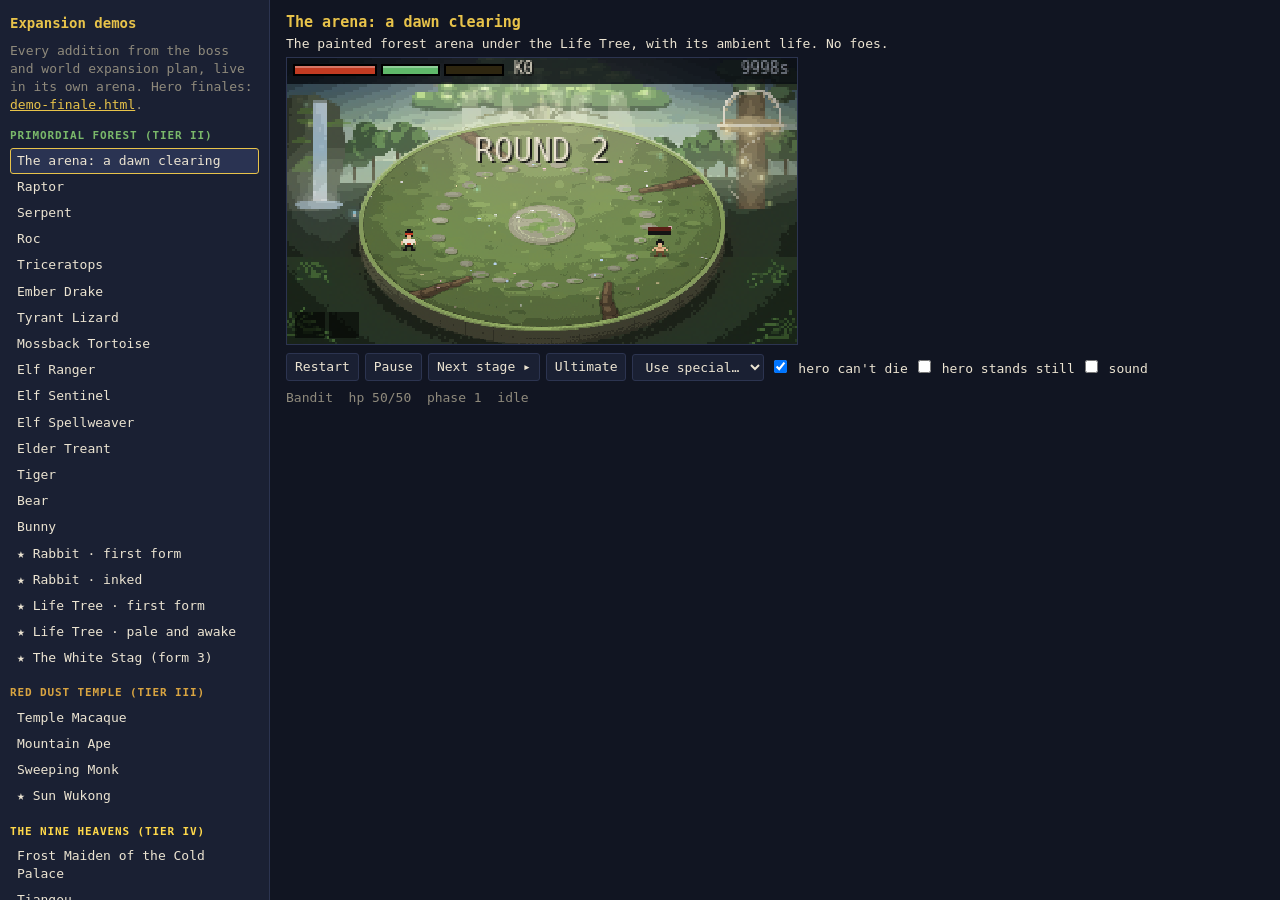
<file: demo-expansion.html>
<!doctype html>
<html lang="en">
<head>
<meta charset="utf-8">
<meta name="viewport" content="width=device-width, initial-scale=1">
<title>Expansion Demos</title>
<style>
  :root { --bg:#111522; --panel:#1a2033; --ink:#ece4d2; --dim:#8f8a7c; --gold:#e8c34a; --line:#2c3450; }
  * { box-sizing: border-box; }
  body { background: var(--bg); color: var(--ink); font: 13px/1.4 monospace; margin: 0; display: flex; height: 100vh; }
  nav { width: 270px; overflow-y: auto; background: var(--panel); border-right: 1px solid var(--line); padding: 10px; flex: none; }
  nav h1 { font-size: 14px; color: var(--gold); margin: 4px 0 8px; }
  nav h2 { font-size: 11px; text-transform: uppercase; letter-spacing: .08em; margin: 14px 0 4px; }
  nav button { display: block; width: 100%; text-align: left; background: none; border: 1px solid transparent; color: var(--ink); font: inherit; padding: 3px 6px; cursor: pointer; border-radius: 3px; }
  nav button:hover { border-color: var(--line); }
  nav button.on { background: #2a3352; border-color: var(--gold); }
  nav a { color: var(--gold); }
  main { flex: 1; padding: 12px 16px; overflow-y: auto; min-width: 0; }
  #view { width: 1024px; height: 576px; image-rendering: pixelated; border: 1px solid var(--line); display: block; background: #000; }
  .bar { display: flex; flex-wrap: wrap; gap: 6px; align-items: center; margin: 8px 0; }
  .bar button, .bar select { font: inherit; background: var(--panel); color: var(--ink); border: 1px solid var(--line); padding: 4px 8px; border-radius: 3px; cursor: pointer; }
  .bar button:hover { border-color: var(--gold); }
  #title { color: var(--gold); font-size: 15px; margin: 0 0 2px; }
  #desc { color: var(--ink); margin: 0 0 4px; max-width: 1024px; }
  #lore { color: var(--dim); font-style: italic; margin: 0; max-width: 1024px; }
  #info { color: var(--dim); white-space: pre-wrap; max-width: 1024px; }
  @media (max-width: 1340px) { #view { width: 512px; height: 288px; } }
  @media (max-width: 760px) { body { flex-direction: column; height: auto; } nav { width: auto; max-height: 40vh; } }
</style>
</head>
<body>
<nav id="list"><h1>Expansion demos</h1><p style="color:var(--dim);margin:0">Every addition from the boss and world expansion plan, live in its own arena. Hero finales: <a href="demo-finale.html">demo-finale.html</a>.</p></nav>
<main>
  <h2 id="title">Pick a demo</h2>
  <p id="desc"></p>
  <canvas id="view" width="256" height="144"></canvas>
  <div class="bar">
    <button id="restart">Restart</button>
    <button id="pause">Pause</button>
    <button id="next" title="Push the demoBoss to its next stage, phase or life">Next stage ▸</button>
    <button id="ult">Ultimate</button>
    <select id="special"><option value="">Use special…</option></select>
    <label><input type="checkbox" id="god" checked> hero can't die</label>
    <label><input type="checkbox" id="idle"> hero stands still</label>
    <label><input type="checkbox" id="snd"> sound</label>
  </div>
  <p id="lore"></p>
  <div id="info"></div>
</main>
<script src="js/sfx.js"></script><script src="js/agent.js"></script><script src="js/sim.js"></script><script src="js/campaign.js"></script><script src="js/lore.js"></script>
<script src="js/render.js"></script><script src="js/arenas.js"></script><script src="js/swordfx.js"></script><script src="js/finale-arenas.js"></script><script src="js/celestial.js"></script><script src="js/celestial2.js"></script><script src="js/celestial3.js"></script><script src="js/latepass.js"></script>
<script>
// One live arena per expansion addition, drawn by the game's own renderer in the world it belongs to.
const $d = id => document.getElementById(id);
const demoFoe = (type, world, desc) => ({ label: ENEMY_TYPES[type] ? ENEMY_TYPES[type].name : type, world, desc, foes: [type] });
const corruptIt = (s, e) => { e.summit = true; s.p.maxHp = s.p.hp = 1e9; s.dealDamage(e, 99999, s.p, 0, 0, 0); for (let i = 0; i < 150; i++) s.step(null); e.manualDone = true; s.corruptSword(e); for (let i = 0; i < 240; i++) s.step(null); };
const GROUPS = [
  ['Primordial Forest (Tier II)', 'forest', [
    { label: 'The arena: a dawn clearing', world: 'forest', desc: 'The painted forest arena under the Life Tree, with its ambient life. No foes.', foes: [] },
    ...['raptor', 'serpent', 'roc', 'triceratops', 'drake', 'trex', 'tortoise', 'elfranger', 'elfsentinel', 'elfspellweaver', 'treant'].map(t => demoFoe(t, 'forest', 'New forest foe.')),
    ...['tiger', 'bear', 'bunny'].map(t => demoFoe(t, 'forest', 'Promoted to a full foe with its own passive and technique.')),
    { ...demoFoe('jaderabbit', 'forest', 'Boss 1. The moon over it turns every 5s: New (half damage taken), Waxing (quick), Full (Lunacy and a shockwave), Waning (lifesteal). Mortar of Ages, A Hundred Hops, the Elixir, the rabbits of the Moon.'), boss: true, label: 'Rabbit · first form' },
    { ...demoFoe('jaderabbit', 'forest', 'Ink-Stained Jade Rabbit: eight inked hops, ink blots, the Moon Bite; its ultimate is The Moon Devoured.'), boss: true, label: 'Rabbit · inked', stages: 1 },
    { ...demoFoe('lifetree', 'forest', 'Boss 2. Arrives with its elves like the Queen with her brood: heals them, shields them, holds you with roots, vines and pollen.'), boss: true, label: 'Life Tree · first form' },
    { ...demoFoe('lifetree', 'forest', 'Awake below half: taller and pale; roots in lines, Sanctuary heals every elf, The World Tree Blooms.'), boss: true, label: 'Life Tree · pale and awake', stages: 1 },
    { ...demoFoe('lifetree', 'forest', 'Struck down, the tree gives up the White Stag, the god of the elves, whole: charges, the star beam, a thicket of antlers, starlight that heals it. No summons.'), boss: true, label: 'The White Stag (form 3)', stages: 2 },
  ]],
  ['Red Dust Temple (Tier III)', 'temple', [
    ...['macaque', 'greatape', 'sweepingmonk'].map(t => demoFoe(t, 'temple', t === 'sweepingmonk' ? 'New elite.' : 'New temple foe.')),
    { ...demoFoe('wukong', 'temple', 'Sun Wukong, the Victorious Fighting Buddha: the temple\'s new second demoBoss.'), boss: true },
  ]],
  ['The Nine Heavens (Tier IV)', 'heavens', [
    ...['frostmaiden', 'tiangou', 'shadeattendant', 'qilin', 'jadetoad'].map(t => demoFoe(t, 'heavens', ['qilin', 'jadetoad'].includes(t) ? 'New elite: ice and shadow pass.' : 'New foe: ice and shadow pass.')),
    { ...demoFoe('emperor', 'heavens', 'Stage 1, human form: Dragon Majesty pressure, Mandate of Heaven decrees, the court.'), boss: true, label: 'Dragon Emperor · stage 1' },
    { ...demoFoe('emperor', 'heavens', 'Stage 2, the Celestial Dragon: tide, dragonfire, rain that soaks you and heals him.'), boss: true, label: 'Dragon Emperor · stage 2', stages: 1 },
    { ...demoFoe('emperor', 'heavens', 'Stage 3, the Golden Body true dragon: sky coils and neck, the pearl, Five Phases breath.'), boss: true, label: 'Dragon Emperor · stage 3', stages: 2 },
    { label: 'Sun & Moon Venerables', world: 'heavens', foes: ['sunvenerable', 'moonvenerable'], boss: true, desc: 'The pair: day/night dial, Mutual Shelter, rotating stances, the Two Poles Turn. Next stage pushes both into Act 2 (Five Phases wheel).' },
    { label: 'Taiji Venerable (merged)', world: 'heavens', foes: ['sunvenerable', 'moonvenerable'], boss: true, taiji: true, desc: 'The Sun falls; the Moon becomes the Taiji Venerable: its own arts (Twin Fish, the Eye of the Eclipse, the Eight Trigrams, Inversion, Push Hands, the Hollow Sun), Yin and Yang shifting every 6s, and two ultimates in turn: Birth of All Things and Eclipse of Heaven and Earth.' },
  ]],
  ['Netherworld Abyss (Tier III)', 'abyss', [
    { ...demoFoe('ancestor', 'abyss', 'Phase 1, Keeper of the Yellow Springs: Broth of Forgetting, sealing, ferries that drag you.'), boss: true, label: 'Yellow Spring Ancestor · phase 1', talents: true },
    { ...demoFoe('ancestor', 'abyss', 'Phase 2, Nine Springs Domain: reforming from springs, Samsara, fishing, Forgotten Reflection.'), boss: true, label: 'Yellow Spring Ancestor · phase 2', stages: 1, talents: true },
  ]],
  ['The Last Bosses', 'bottom', [
    { label: 'The Last Keeper · the Keeper of the Jar', world: 'bottom', foes: ['timeadmin'], boss: true, setup: (s, e) => s.makeFinalKeeper(e), desc: 'A trace of the jar keeper himself, made of light. Light Through the Lid, the Long Hands, your Former Selves, Refining the Gu (one gap out), Every Life Counted. Passive: the same blow again and again does less and less. Ultimate: The Lid Is Lowered (stand in the light).' },
    { label: 'The Last Keeper · the Finished Gu', world: 'bottom', foes: ['timeadmin'], boss: true, stages: 1, setup: (s, e) => s.makeFinalKeeper(e), desc: 'At 60%: four arms, more rays, Ten Thousand Iterations (your lives crossing the stage), The Jar Turns.' },
    { label: 'The Last Keeper · What Remains of Him', world: 'bottom', foes: ['timeadmin'], boss: true, stages: 2, setup: (s, e) => s.makeFinalKeeper(e), desc: 'At 25%: a flickering trace. Ultimate: The Keeper’s Last Light.' },
    { label: 'Sword Immortal · Sword Without a Head', world: 'summit', foes: ['swordsaint'], boss: true, setup: corruptIt, desc: 'Summit only, after the Thirteenth Sword. Corrupted swords in ink, each answered by an ink afterimage; Black Sea Tide dulls blows struck from his feet.' },
    { label: 'Sword Immortal · the Fourteenth Sword', world: 'summit', foes: ['swordsaint'], boss: true, setup: (s, e) => { corruptIt(s, e); e.fourteenthQueued = true; }, desc: 'At 10%: Cut. The world becomes a page and folds flat; a pencil line follows you; one bare blade cuts the page. Step off the line.' },
  ]],
  ['Late-game pass (step 9)', 'bottom', [
    { label: 'Time Administrator · the Present', world: 'bottom', foes: ['timeadmin'], boss: true, desc: '500 health. A clock under him. New: Hour Hand (the hands sweep the stage), Past/Present/Future (where you were, are, will be), Borrowed Time (your skills back to full cooldown).' },
    { label: 'Time Administrator · You, From the Future', world: 'bottom', foes: ['timeadmin'], boss: true, stages: 1, desc: 'Heals 35% on arrival; the clock runs fast; the minute hand joins the hour hand.' },
    { label: 'Time Administrator · You, From the Past', world: 'bottom', foes: ['timeadmin'], boss: true, stages: 2, desc: 'Returns at 70%; the clock runs backwards; Past/Present/Future in his kit.' },
    { label: 'Yun Xi · the Last Bet', world: 'bottom', foes: ['unknown'], boss: true, setup: (s, e) => { s.p.maxHp = s.p.hp = 1e6; e.hp = 0; s.resolveFalls(); }, desc: '1,000 health, damage no longer held back. At 0 she heals 25% and stakes it all on a die: five telegraphed rolls (Ace, Pair, Trips, Four Corners, Five-Spot, Jackpot), then spent, then again.' },
  ]],
  ['Thousand Skins (step 10)', 'isles', [
    { label: 'Thousand Skins · Four Symbols, Five Phases', world: 'isles', foes: ['oni'], next: s => { s.p.beastT = 0.01; s.p.beastCd = 0; }, setup: (s, e) => { s.applyTalents(s.p, ['shapeshift'], 'unformed'); Object.assign(s.p, { skinPicks: FOUR_SYMBOLS.slice(), fourSymbols: true, symSeen: [], beastCd: 0.1 }); s.p.maxHp = s.p.hp = 1e6; }, desc: 'The secret set: Azure Dragon, Vermilion Bird, Qilin, White Tiger, Black Tortoise in generating order. Each change breathes its element; the other four stand guard; all five completes the Five Phases. Next stage: change skin.' },
    { label: 'Thousand Skins · any five', world: 'isles', foes: ['oni'], next: s => { s.p.beastT = 0.01; s.p.beastCd = 0; }, setup: (s, e) => { s.applyTalents(s.p, ['shapeshift'], 'unformed'); Object.assign(s.p, { skinPicks: ['oni', 'tiger', 'phoenix', 'bandit', 'qilin'], fourSymbols: false, beastCd: 0.1 }); s.p.maxHp = s.p.hp = 1e6; }, desc: 'Five felled foes chosen: each skin wears the foe, takes a role bonus, and throws its arts on its own. Next stage: change skin.' },
  ]],
  ['Eastern Isles (Tier IV)', 'isles', [
    { ...demoFoe('tamamo', 'isles', 'Life 1 of nine. Next stage takes a life: each brings a tail and a new art.'), boss: true, label: 'Nine-Tailed Fox · first life' },
    { ...demoFoe('tamamo', 'isles', 'Life 4: the Dance of a Hundred Foxes is now possible.'), boss: true, label: 'Nine-Tailed Fox · fourth life', lives: 3 },
    { ...demoFoe('tamamo', 'isles', 'Life 9, the Heavenly Fox: Ninefold Sovereignty, Killing Stones that petrify, Nine Tails Eclipse the Moon.'), boss: true, label: 'Nine-Tailed Fox · ninth life', lives: 8 },
  ]],
];

const demoList = $d('list'), view = $d('view'), renderer = new Renderer(view);
let demoCur = null, demoSim = null, demoPaused = false, demoTick = 0, demoLast = 0, demoBoss = null;
for (const [name, world, items] of GROUPS) {
  const h = document.createElement('h2'); h.textContent = name; h.style.color = (WORLD_BY_ID[world] || {}).color || '#ccc'; demoList.append(h);
  for (const d of items) {
    const b = document.createElement('button'); b.textContent = (d.boss ? '★ ' : '') + d.label;
    b.onclick = () => { for (const x of demoList.querySelectorAll('button')) x.classList.remove('on'); b.classList.add('on'); start(d); };
    demoList.append(b);
  }
}

function nextStage(e) {
  if (demoCur && demoCur.next) return demoCur.next(demoSim, e);
  if (!e || e.dead) return;
  e.invulnT = 0; e.state = 'idle'; e.ult = null;
  if (e.def.foxLives) { if ((e.tails || 1) < e.def.foxLives) demoSim.foxRise(e); return; }
  demoSim.dealDamage(e, 99999, demoSim.p, 0, 0, 0);
}
function runFor(sec) { for (let i = 0; i < sec * 60; i++) { demoSim.p.hp = demoSim.p.maxHp; demoSim.step(null); } }

function start(d) {
  demoCur = d; demoTick = 0;
  demoSim = new Sim('custom', 7, { visual: true, timeLimit: 9999, roster: ['bandit'], atOnce: 1 });
  demoSim.enemies.length = 0;
  const spawned = d.foes.map((t, i) => { const [x, y] = d.at || [40 + i * 20, (i ? 20 : -10)]; const e = demoSim.spawnEnemy(t, x, y); e.state = 'idle'; e.st = 0; return e; });
  if (d.setup) d.setup(demoSim, spawned[0]);
  if (d.talents) demoSim.applyTalents(demoSim.p, ['ripple', 'vampfist', 'dragonbreath'], 'unformed');
  demoSim.p.x = -70; demoSim.p.y = 20; demoSim.waveIdx = 1; demoSim.step(null);
  demoBoss = spawned[0] || null;
  for (let k = 0; k < (d.stages || 0); k++) { nextStage(demoBoss); runFor(4); }
  for (let k = 0; k < (d.lives || 0); k++) { nextStage(demoBoss); demoBoss.invulnT = 0; demoBoss.state = 'idle'; }
  if (d.taiji) { spawned[1].hp = spawned[1].maxHp * 0.2; spawned[0].hp = 0; demoSim.resolveFalls(); demoBoss = spawned[1]; }
  renderer.reset && renderer.reset();
  demoSim.fx = [];
  $d('title').textContent = d.label; $d('desc').textContent = d.desc || '';
  $d('lore').textContent = (d.foes[0] && CODEX_LORE[d.foes[0]]) || '';
  fillSpecials();
  window.__sim = demoSim;
}
function fillSpecials() {
  const s = $d('special'); s.length = 1;
  if (demoBoss) demoBoss.specials.forEach((a, i) => s.add(new Option(a.name || a.id, i)));
}

function heroAction(s, i) {
  const e = s.nearestEnemy(s.p);
  if (!e || $d('idle').checked) return [0, 0, -1, -1, -1, -1, -1, -1, -1];
  const dx = e.x - s.p.x, dy = e.y - s.p.y, d = Math.hypot(dx, dy) || 1, near = d < 22 + (e.r || 0);
  return [dx / d * 0.6, dy / d * 0.6, near && i % 9 === 0 ? 1 : -1, near && i % 60 === 0 ? 1 : -1, i % 30 < 4 ? 1 : -1, -1, -1, -1, -1];
}
function frame(now) {
  const dt = Math.min(0.05, (now - demoLast) / 1000); demoLast = now;
  if (demoSim && !demoPaused) {
    for (let k = 0; k < Math.round(dt * 60); k++) {
      if (demoSim.done) { demoSim.done = false; demoSim.timeLimit = 9999; }
      if ($d('god').checked) { demoSim.p.hp = demoSim.p.maxHp; demoSim.p.dead = false; }
      demoSim.step(heroAction(demoSim, demoTick++));
    }
    renderer.draw(demoSim, dt, { world: demoCur.world, sound: $d('snd').checked });
    renderer.present();
    if (demoBoss && demoBoss.dead) { const alive = demoSim.enemies.find(e => !e.dead && e.def.boss); if (alive && alive !== demoBoss) { demoBoss = alive; fillSpecials(); } }
    $d('info').textContent = demoSim.enemies.filter(e => !e.dead).slice(0, 6).map(e =>
      `${e.def.name}  hp ${Math.round(e.hp)}/${Math.round(e.maxHp)}` + (e.stage ? `  stage ${e.stage}` : '') + (e.phase ? `  phase ${e.phase}` : '') + (e.tails ? `  tails ${e.tails}` : '') +
      `  ${e.state}${e.atk && e.state !== 'idle' ? ' · ' + (e.atk.name || e.atk.id) : ''}${e.ult && e.state === 'ult' ? ' · ' + e.ult.name : ''}`).join('\n');
  } else if (demoSim) { renderer.draw(demoSim, 0, { world: demoCur.world, paused: true }); renderer.present(); }
  requestAnimationFrame(frame);
}
requestAnimationFrame(frame);

$d('restart').onclick = () => demoCur && start(demoCur);
$d('pause').onclick = () => { demoPaused = !demoPaused; $d('pause').textContent = demoPaused ? 'Resume' : 'Pause'; };
$d('next').onclick = () => {
  if (!demoSim) return;
  if (demoCur.foes.length === 2 && !demoCur.taiji) { for (const e of demoSim.enemies) if (!e.dead && e.def.boss) demoSim.dealDamage(e, e.hp - e.maxHp * 0.5, demoSim.p, 0, 0, 0); return; }
  nextStage(demoBoss); setTimeout(fillSpecials, 3000);
};
$d('ult').onclick = () => { if (demoBoss && !demoBoss.dead) { demoBoss.cds.ult = 0; demoBoss.state = 'idle'; demoBoss.invulnT = 0; demoSim.startUlt(demoBoss); } };
$d('special').onchange = e => {
  const a = demoBoss && demoBoss.specials[+e.target.value]; e.target.value = '';
  if (a && !demoBoss.dead) { demoBoss.state = 'idle'; demoSim.startAttack(demoBoss, a); }
};
$d('snd').onchange = () => { if ($d('snd').checked) sfx.unlock(); };
demoList.querySelectorAll('button')[0].click();
</script>
</body>
</html>
</file>
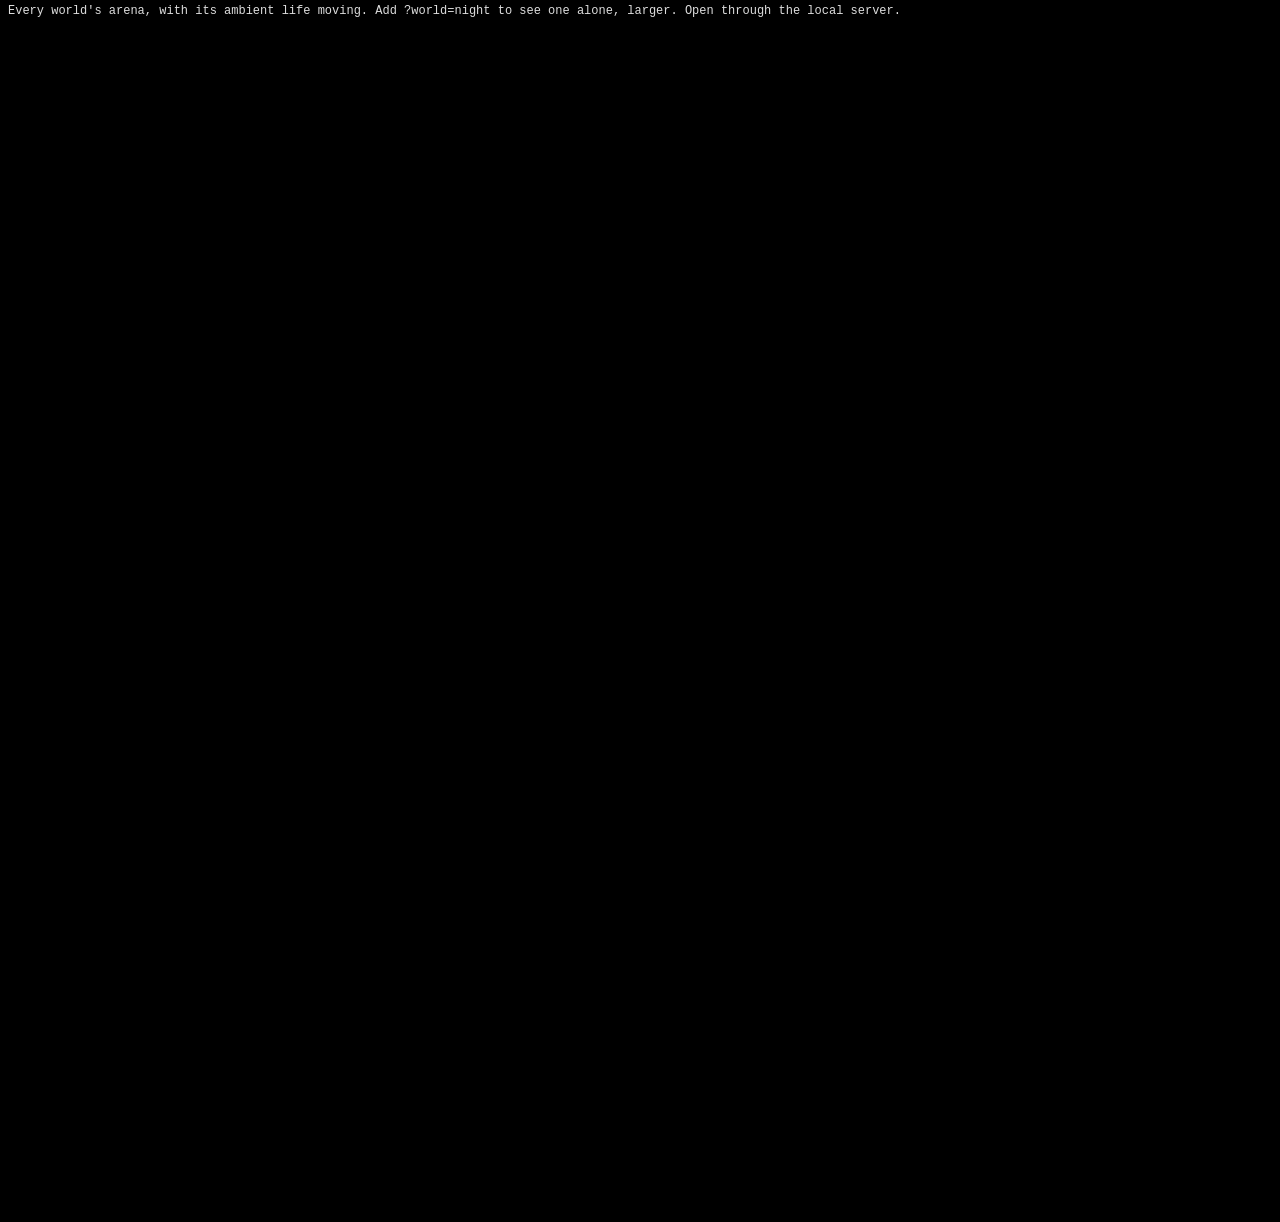
<file: tests/arenas-preview.html>
<!doctype html>
<html lang="en">
<head><meta charset="utf-8"><title>Arena previews</title>
<style>body{margin:0;background:#000;color:#ddd;font:12px monospace}#sheet{width:100vw;display:block;image-rendering:pixelated}p{margin:4px 8px}</style></head>
<body>
<p>Every world's arena, with its ambient life moving. Add ?world=night to see one alone, larger. Open through the local server.</p>
<canvas id="sheet"></canvas>
<script src="../js/sfx.js"></script><script src="../js/agent.js"></script><script src="../js/sim.js"></script><script src="../js/render.js"></script><script src="../js/arenas.js"></script><script src="../js/swordfx.js"></script><script src="../js/finale-arenas.js"></script><script src="../js/celestial.js"></script><script src="../js/celestial2.js"></script><script src="../js/celestial3.js"></script><script src="../js/latepass.js"></script>
<script>
const only = new URLSearchParams(location.search).get('world');
const ids = only ? [only] : Object.keys(WORLD_SCENES), cols = only ? 1 : 3;
const sheet = document.getElementById('sheet'), g = sheet.getContext('2d');
const S = ARENA_S;
sheet.width = cols * W * S; sheet.height = Math.ceil(ids.length / cols) * H * S;
const t0 = performance.now(), baked = Object.fromEntries(ids.map(id => [id, bakeWorldArena(id)]));
window.bakeMs = (performance.now() - t0) / ids.length;
const tile = document.createElement('canvas'), ambient = document.createElement('canvas');
ambient.width = W * WORLD_BG_PX; ambient.height = H * WORLD_BG_PX;
function frame(now) {
  const t = now / 1000;
  ids.forEach((id, i) => {
    const ox = (i % cols) * W * S, oy = Math.floor(i / cols) * H * S;
    const P = ARENA_PX; tile.width = W * P; tile.height = H * P; const tg = tile.getContext('2d');
    tg.drawImage(baked[id], 0, 0); const ag = ambient.getContext('2d'); ag.setTransform(1, 0, 0, 1, 0, 0); ag.clearRect(0, 0, ambient.width, ambient.height); ag.setTransform(WORLD_BG_PX, 0, 0, WORLD_BG_PX, 0, 0); drawWorldAmbient(ag, id, t); tg.imageSmoothingEnabled = false; tg.drawImage(ambient, 0, 0, tile.width, tile.height);
    g.setTransform(1, 0, 0, 1, 0, 0); g.imageSmoothingEnabled = false; g.drawImage(tile, ox, oy, W * S, H * S);
    g.setTransform(S, 0, 0, S, ox, oy);
    g.fillStyle = 'rgba(0,0,0,0.6)'; g.fillRect(0, 0, id.length * 6 + 6, 10); g.fillStyle = '#fff'; g.font = '8px monospace'; g.fillText(id, 3, 8);
  });
  requestAnimationFrame(frame);
}
requestAnimationFrame(frame);
</script>
</body>
</html>
</file>
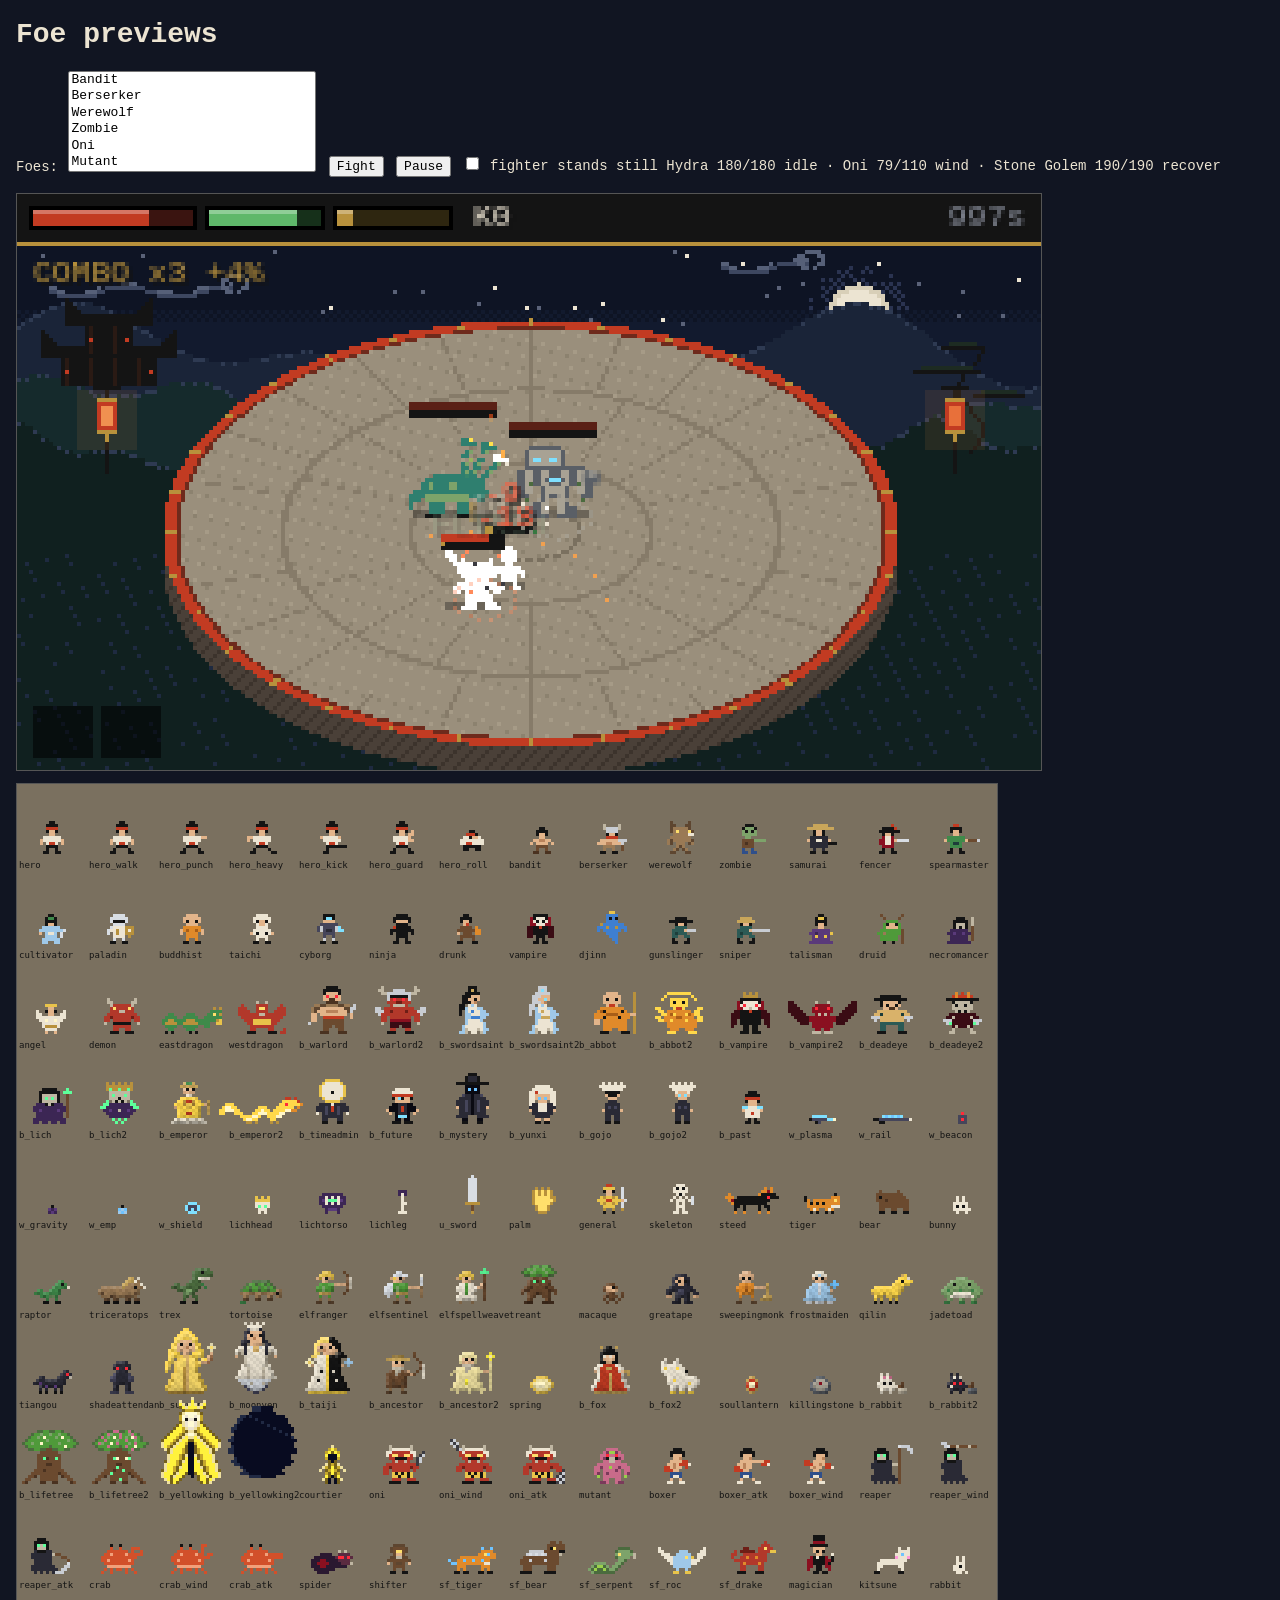
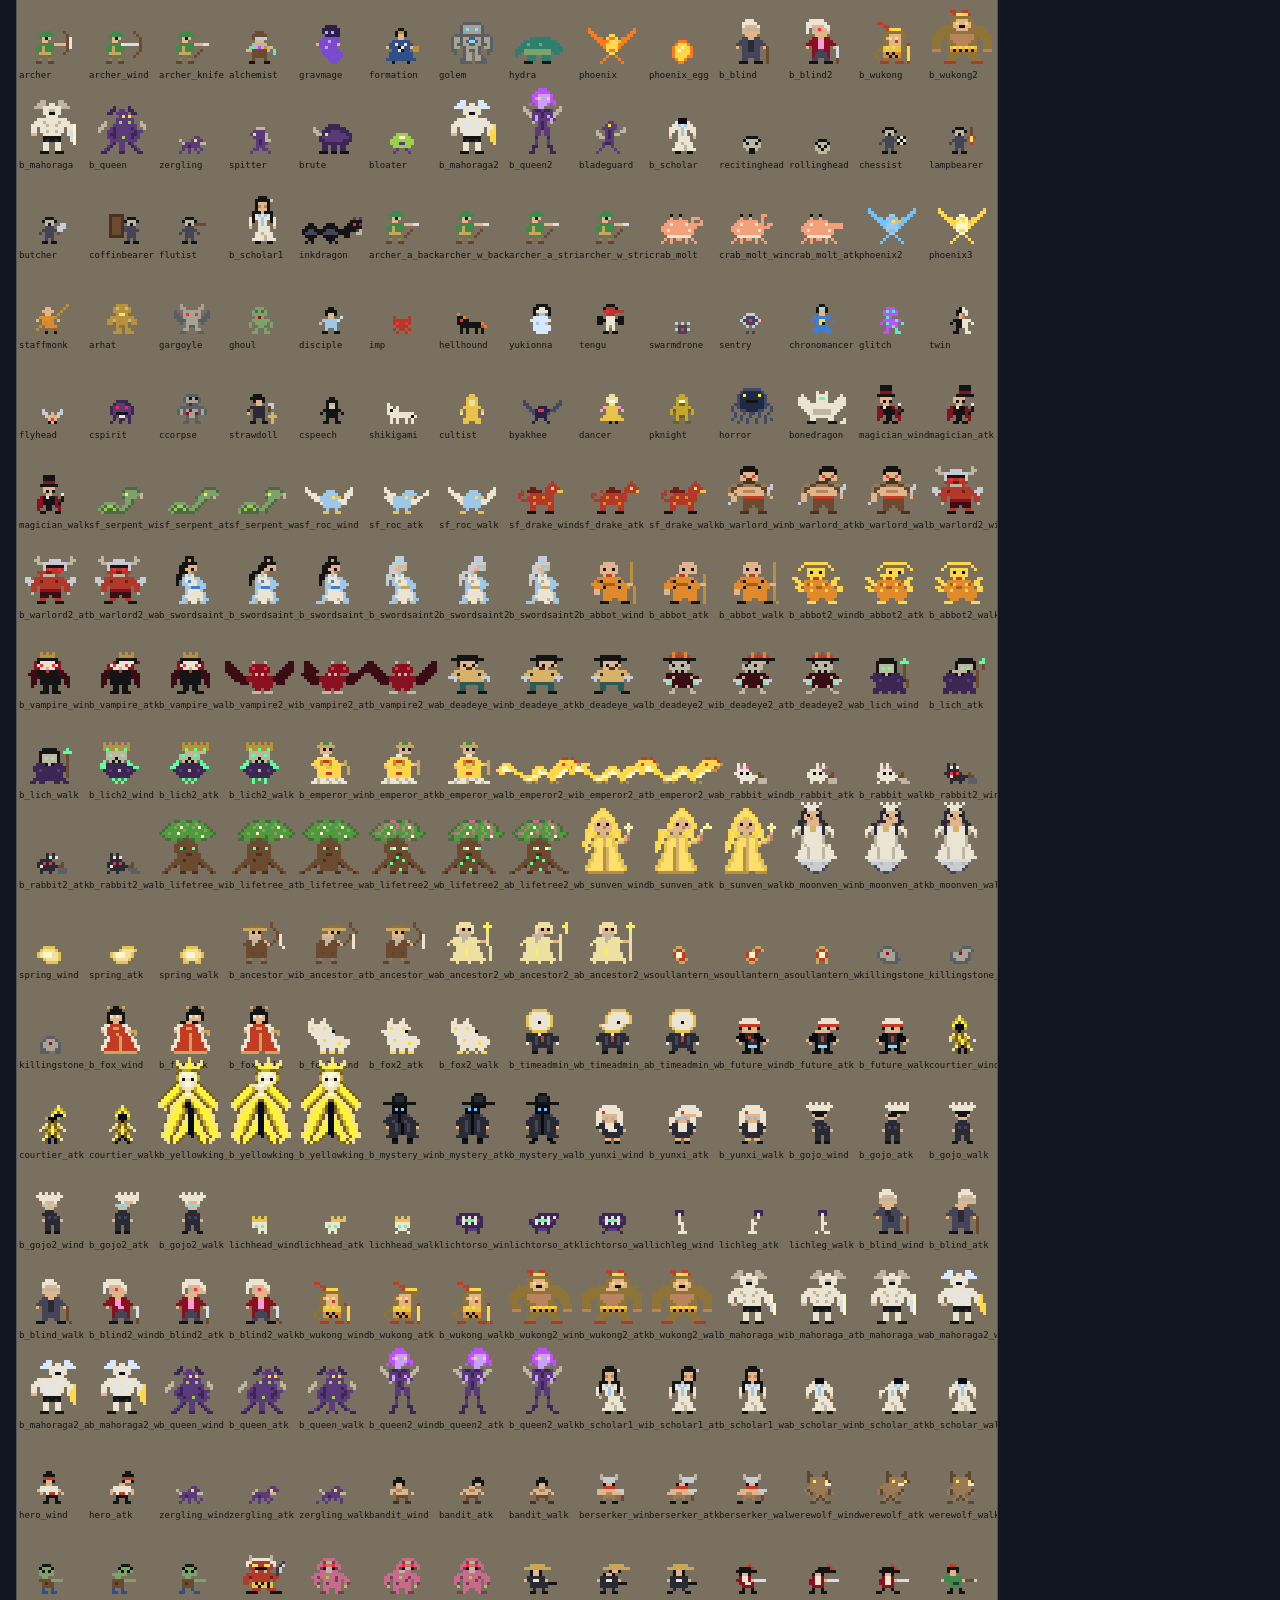
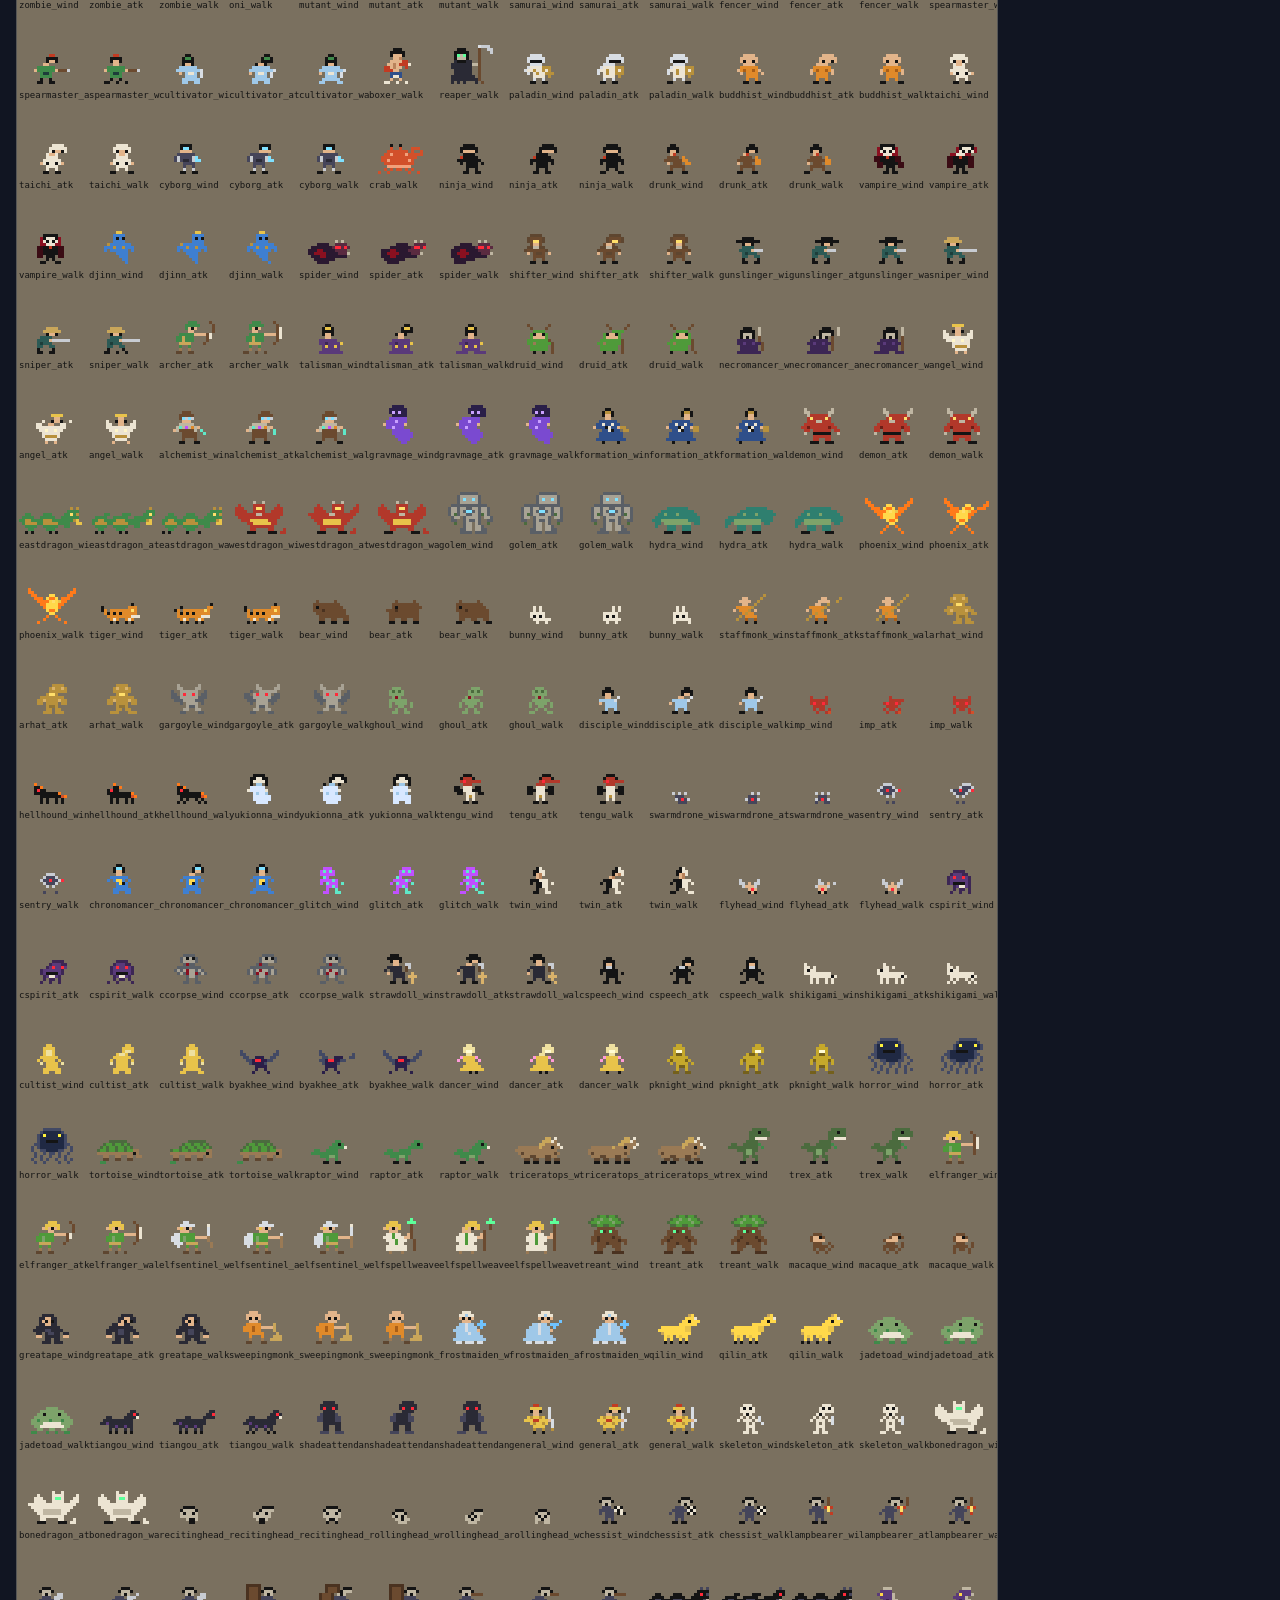
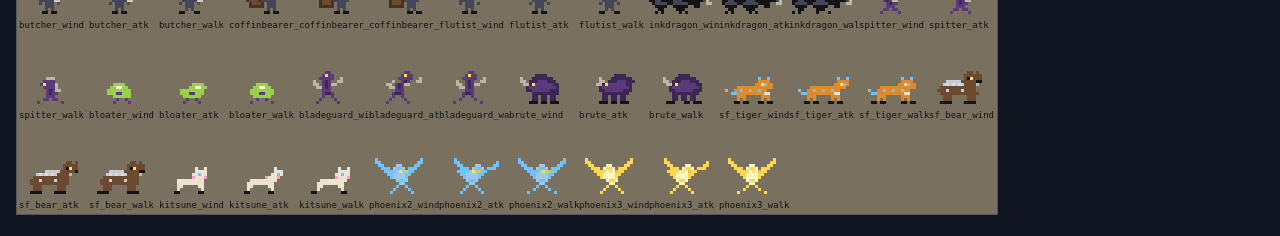
<file: tests/foes-preview.html>
<!doctype html><meta charset="utf-8"><title>Foe previews</title>
<style>body{background:#111522;color:#ece4d2;font:14px monospace;margin:16px}#view{width:1024px;height:576px;image-rendering:pixelated;border:1px solid #555;display:block}
#sheet{image-rendering:pixelated;border:1px solid #555;margin-top:12px}button,select{font:13px monospace;margin:2px}</style>
<h1>Foe previews</h1>
<p>Foes: <select id="pick" multiple size="6"></select> <button id="go">Fight</button> <button id="pause">Pause</button> <label><input type="checkbox" id="idle"> fighter stands still</label> <span id="info"></span></p>
<canvas id="view" width="256" height="144"></canvas>
<canvas id="sheet"></canvas>
<script src="../js/sfx.js"></script><script src="../js/agent.js"></script><script src="../js/sim.js"></script><script src="../js/render.js"></script><script src="../js/swordfx.js"></script><script src="../js/celestial.js"></script><script src="../js/celestial2.js"></script><script src="../js/celestial3.js"></script><script src="../js/latepass.js"></script>
<script>
// A live arena for any mix of foes, drawn by the game's own renderer; plus a sheet of every sprite and pose.
const pick = document.getElementById('pick'), view = document.getElementById('view'), r = new Renderer(view);
for (const t of [...ROSTER, ...BOSSES]) pick.add(new Option(ENEMY_TYPES[t].name, t));
let sim = null, paused = false, last = 0;
function fight(types, seed = 3) {
  sim = new Sim('custom', seed, { visual: true, timeLimit: 999, roster: [types[0]], atOnce: 1 });
  types.forEach((t, i) => { const e = sim.spawnEnemy(t, -40 + i * 30, -25 + (i % 2) * 40); e.state = 'idle'; e.st = 0; });
  sim.waveIdx = 1; r.reset && r.reset();
  window.__sim = sim;
}
// the fighter walks at the nearest foe and swings now and then, so the foes have something to do
function heroAction(s, i) {
  const e = s.nearestEnemy(s.p);
  if (!e || document.getElementById('idle').checked) return [0, 0, -1, -1, -1, -1, -1, -1, -1];
  const dx = e.x - s.p.x, dy = e.y - s.p.y, d = Math.hypot(dx, dy) || 1;
  return [dx / d * 0.6, dy / d * 0.6, d < 22 && i % 9 === 0 ? 1 : -1, d < 22 && i % 60 === 0 ? 1 : -1, i % 30 < 4 ? 1 : -1, -1, -1, -1, -1];
}
let tick = 0;
function frame(now) {
  const dt = Math.min(0.05, (now - last) / 1000); last = now;
  if (sim && !paused) {
    for (let k = 0; k < Math.round(dt * 60); k++) { if (sim.done) { sim.done = false; sim.timeLimit = 9999; } sim.step(heroAction(sim, tick++)); }
    r.draw(sim, dt, {});
    document.getElementById('info').textContent = sim.enemies.map(e => `${e.def.name} ${Math.round(e.hp)}/${e.maxHp} ${e.state}`).join(' · ');
  }
  requestAnimationFrame(frame);
}
requestAnimationFrame(frame);
document.getElementById('go').onclick = () => fight([...pick.selectedOptions].map(o => o.value));
document.getElementById('pause').onclick = () => { paused = !paused; };
// headless helper for automated checks: run n ticks and draw once
window.__run = (types, ticks, seed) => { fight(types, seed); for (let i = 0; i < ticks; i++) { sim.step(heroAction(sim, i)); if (i % 3 === 0) r.draw(sim, 1 / 20, {}); } r.draw(sim, 1 / 60, {}); paused = true; return sim.enemies.map(e => e.type + ':' + e.state); };
// the arena blown up to fill the window (for screenshots)
window.__show = (cx = 128, cy = 72, z = 3) => { let o = document.getElementById('ov'); if (!o) { o = document.createElement('canvas'); o.id = 'ov'; o.width = 768; o.height = 432; o.style.cssText = 'position:fixed;left:0;top:0;width:100vw;z-index:99;image-rendering:pixelated;background:#000'; document.body.appendChild(o); } const x = o.getContext('2d'); x.imageSmoothingEnabled = false; x.fillStyle = '#000'; x.fillRect(0, 0, 768, 432); x.drawImage(view, cx - 384 / z, cy - 216 / z, 768 / z, 432 / z, 0, 0, 768, 432); }; // z = 3 is the whole arena
// the Sword Immortal casts sword n (1-12, 'ult' or 'ult2') at a fighter standing still; the frame after `frames` ticks is left on screen
window.__sword = (n, frames, o = {}) => {
  fight(['swordsaint'], o.seed || 3); const b = sim.enemies[0], p = sim.p, idle = [0, 0, -1, -1, -1, -1, -1, -1, -1];
  b.x = o.bx ?? -50; b.y = o.by ?? 0; p.x = o.px ?? 30; p.y = o.py ?? 10; p.maxHp = p.hp = 1e6; b.state = 'idle'; b.cds = {}; b.intent = o.intent || 0; b.fx = 1; b.fy = 0;
  if (o.p2) { b.phase = 2; b.unity = true; }
  if (n === 'ult' || n === 'ult2') sim.startUlt(b); else sim.startAttack(b, sim.swordCast(b, swordOf(n)));
  for (let i = 0; i < frames; i++) { sim.step(idle); p.hp = p.maxHp; b.cds.ai = 9; b.cds.ult = 99; for (const sp of b.specials) b.cds[sp.id] = 9; r.draw(sim, 1 / 60, {}); }
  paused = true; return b.state + ' t=' + sim.t.toFixed(2);
};

// the sprite sheet: every sprite at 3x with its name
const names = Object.keys(SPRITES).filter(n => SPRITE_CACHE[n] && !n.includes('@'));
const sheet = document.getElementById('sheet'), S = 3, colW = 70, rowH = 90, cols = 14;
sheet.width = cols * colW; sheet.height = Math.ceil(names.length / cols) * rowH;
const g = sheet.getContext('2d'); g.imageSmoothingEnabled = false; g.fillStyle = '#7a705f'; g.fillRect(0, 0, sheet.width, sheet.height);
names.forEach((n, i) => {
  const c = SPRITE_CACHE[n], x = (i % cols) * colW, y = Math.floor(i / cols) * rowH;
  g.drawImage(c.n, x + (colW - c.w * S) / 2, y + 70 - c.h * S, c.w * S, c.h * S);
  g.fillStyle = '#141414'; g.font = '9px monospace'; g.fillText(n.slice(0, 13), x + 2, y + 84); g.fillStyle = '#7a705f';
});
const q = new URLSearchParams(location.search).get('foes');
fight(q ? q.split(',') : ['hydra', 'oni', 'golem']);
</script>
</file>
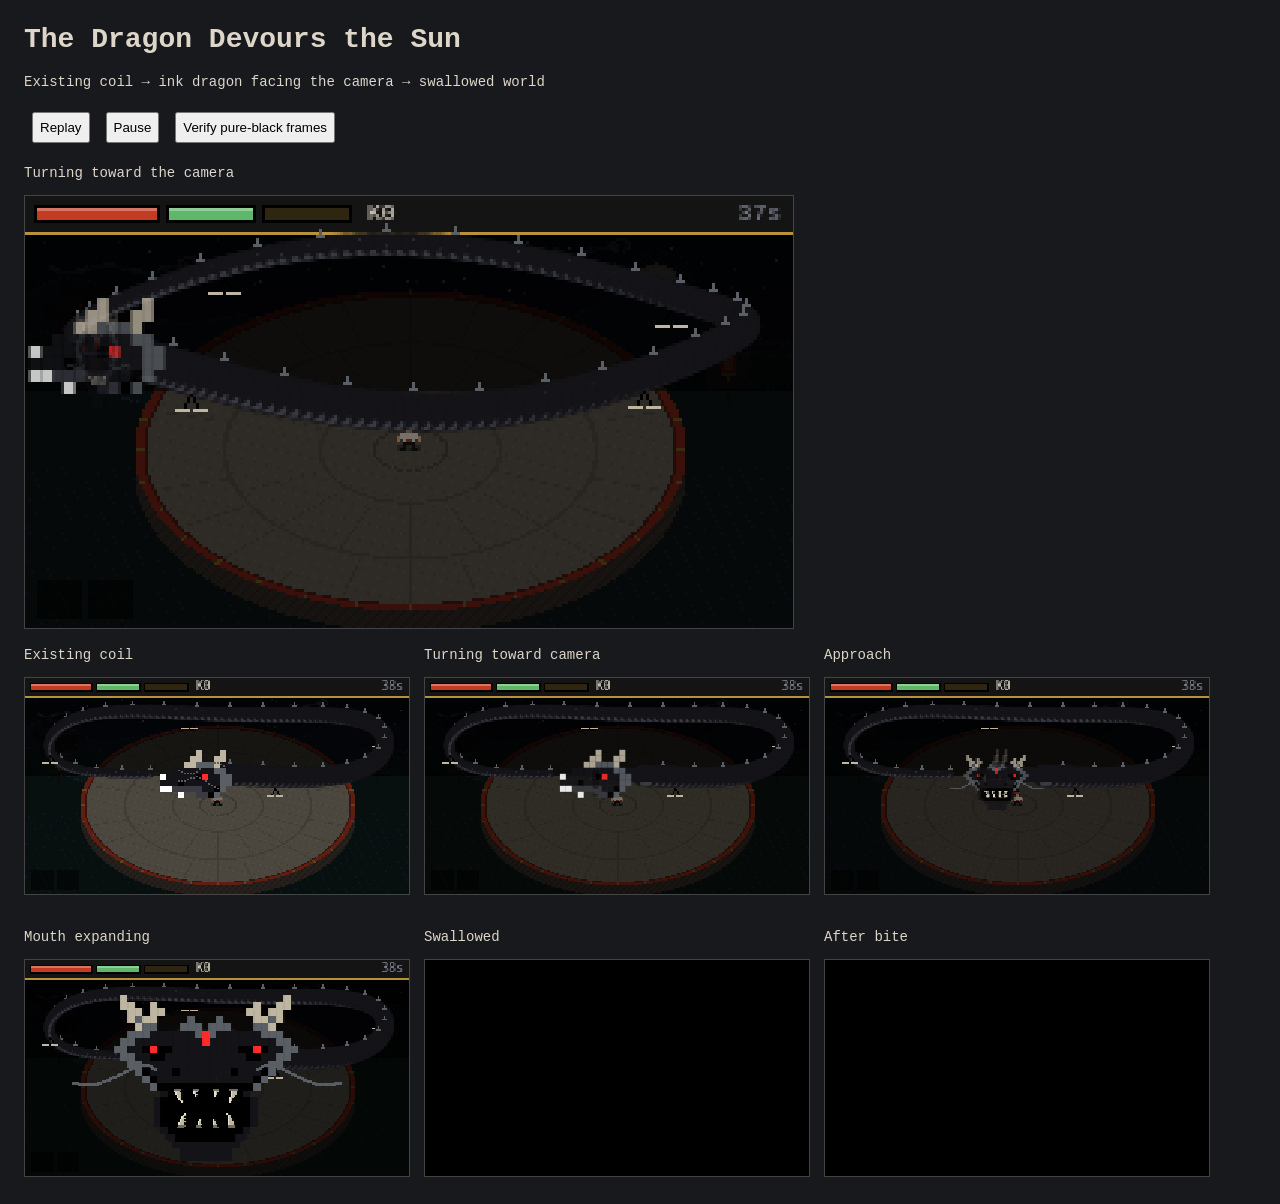
<file: tests/scholar-dragon-preview.html>
<!doctype html><meta charset="utf-8"><title>Scholar dragon — approach and swallow</title>
<style>body{background:#18191d;color:#ddd6c9;font:14px monospace;margin:24px}canvas{image-rendering:pixelated;border:1px solid #444}#live{width:768px;height:432px}#stages{display:grid;grid-template-columns:repeat(3,384px);gap:16px}#stages canvas{width:384px;height:216px}button{margin:8px;padding:6px}</style>
<h1>The Dragon Devours the Sun</h1><p>Existing coil → ink dragon facing the camera → swallowed world</p>
<button id="replay">Replay</button><button id="pause">Pause</button><button id="verify">Verify pure-black frames</button><span id="result"></span><p id="status" role="status">Loading dragon preview…</p>
<canvas id="live" width="256" height="144"></canvas><div id="stages"></div>
<script>window.addEventListener('error',e=>{document.querySelector('#status').textContent='Preview error: '+(e.message||'Could not load '+(e.target.src||'a script'));},true);</script>
<script src="../js/sfx.js"></script><script src="../js/agent.js"></script><script src="../js/sim.js"></script><script src="../js/render.js"></script><script src="../js/swordfx.js"></script>
<script>
function fixture(canvas) {const sim=new Sim('custom',12,{visual:true});sim.t=2;sim.bigDragon={t:3,eye:true};return {sim,r:new Renderer(canvas)};}
function setStage(sim,k) {sim.hazards=k<0?[]:[{kind:'bite',t:(1-k)*2,delay:2,team:1,x:0,y:0}];}
const live=fixture(document.querySelector('#live'));let time=0,paused=false,last=0;
setStage(live.sim,-1);live.r.draw(live.sim,0,{});
document.querySelector('#status').textContent='Coiling dragon — animation repeats automatically.';
function frame(now){const dt=Math.min(.04,(now-last)/1000);last=now;if(!paused){time=(time+dt)%3.6;live.sim.t=2+time;live.sim.bigDragon.t=2+time;
 const k=time<1?-1:Math.min(.99,(time-1)/2);setStage(live.sim,k);live.r.draw(live.sim,dt,{});
 document.querySelector('#status').textContent=k>=.82?'Swallowed — intentionally pitch black; replaying shortly.':k<0?'Coiling dragon':k<.4?'Turning toward the camera':'Approaching and opening its jaws';
 }requestAnimationFrame(frame);}
requestAnimationFrame(frame);
document.querySelector('#pause').onclick=()=>{paused=!paused;document.querySelector('#pause').textContent=paused?'Resume':'Pause';};
document.querySelector('#replay').onclick=()=>{time=0;paused=false;live.r.reset();setStage(live.sim,-1);live.r.draw(live.sim,0,{});document.querySelector('#pause').textContent='Pause';};
for(const [name,k] of [['Existing coil',-1],['Turning toward camera',.08],['Approach',.28],['Mouth expanding',.5],['Swallowed',.9],['After bite',1]]){
 const box=document.createElement('section');box.innerHTML='<p>'+name+'</p><canvas width="256" height="144"></canvas>';document.querySelector('#stages').append(box);
 const {sim,r}=fixture(box.querySelector('canvas'));setStage(sim,k);if(k===1){sim.bigDragon=null;sim.hazards=[];r.biteFx={t:.8};}r.draw(sim,0,{});
}
document.querySelector('#verify').onclick=()=>{
 try{const canvas=document.createElement('canvas');canvas.width=256;canvas.height=144;const {sim,r}=fixture(canvas);
 for(const k of [.82,.9,.99,1]){
  setStage(sim,k);if(k===1){sim.bigDragon=null;sim.hazards=[];r.biteFx={t:.8};}
  r.flash('white',1);r.banner={text:'SHOULD BE OCCLUDED',life:1};r.draw(sim,0,{});
  const data=canvas.getContext('2d').getImageData(0,0,256,144).data;
  for(let i=0;i<data.length;i+=4)if(data[i]||data[i+1]||data[i+2]||data[i+3]!==255)throw Error('Nonblack pixel at '+k);
 }
 document.querySelector('#result').textContent='PASS: all pixels opaque black during swallowing and bite hold, including over HUD and flashes.';
 }catch(e){document.querySelector('#result').textContent='FAIL: '+e.message;}
};
</script>
</file>
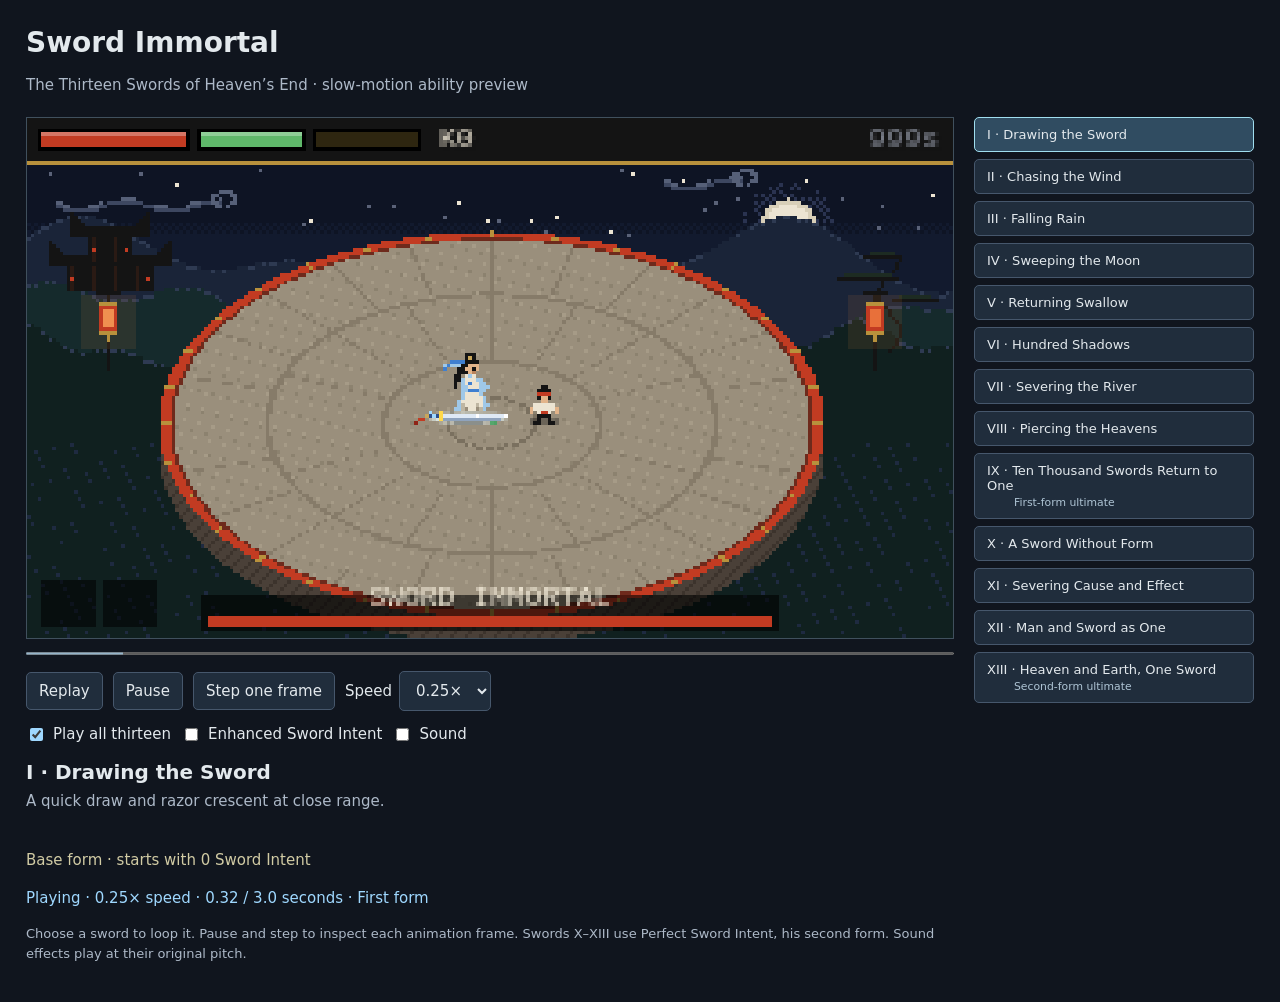
<file: tests/sword-immortal-preview.html>
<!doctype html>
<html lang="en">
<meta charset="utf-8">
<meta name="viewport" content="width=device-width, initial-scale=1">
<title>Sword Immortal — slow motion</title>
<style>
  *{box-sizing:border-box}body{margin:0;background:#10151e;color:#e3e9ed;font:15px system-ui,sans-serif}
  main{max-width:1280px;margin:auto;padding:26px}h1{margin:0 0 6px;font-size:28px}p{color:#adb9c8;line-height:1.5}
  .layout{display:grid;grid-template-columns:minmax(0,1fr) 280px;gap:20px;margin-top:20px}
  canvas{display:block;width:100%;aspect-ratio:16/9;background:#000;image-rendering:pixelated;border:1px solid #40505d}
  .controls{display:flex;gap:10px;align-items:center;flex-wrap:wrap;margin:14px 0}
  button,select{font:inherit;color:inherit;background:#202d3c;border:1px solid #46576c;border-radius:5px;padding:9px 12px;cursor:pointer}
  button:hover,button[aria-current="true"]{background:#304c61;border-color:#a0deef}button:disabled{opacity:.4;cursor:default}
  label{display:inline-flex;align-items:center;gap:7px}input{accent-color:#9fd8ff}aside{display:grid;gap:7px;align-content:start}
  aside button{text-align:left;font-size:13px}aside small{display:block;color:#aec4d4;margin:3px 0 0 27px}
  h2{font-size:20px;margin-bottom:6px}#description{min-height:44px;margin-top:0}#status{font-variant-numeric:tabular-nums;color:#9fd8ff}
  progress{width:100%;height:5px;accent-color:#9fd8ff}#error{color:#ffb5a7;white-space:pre-wrap}
  .note{font-size:13px}#variant-note{color:#d1cba4}
  @media(max-width:850px){.layout{grid-template-columns:1fr}aside{grid-template-columns:repeat(2,minmax(0,1fr))}main{padding:16px}}
</style>
<main>
  <h1>Sword Immortal</h1>
  <p>The Thirteen Swords of Heaven’s End · slow-motion ability preview</p>
  <div id="error" role="alert"></div>
  <div class="layout">
    <section>
      <canvas id="view" width="256" height="144" aria-label="Sword Immortal ability animation"></canvas>
      <progress id="progress" value="0" max="1" aria-label="Ability playback progress"></progress>
      <div class="controls">
        <button id="replay">Replay</button><button id="pause">Pause</button><button id="step">Step one frame</button>
        <label>Speed <select id="speed"><option value="0.1">0.1×</option><option value="0.25" selected>0.25×</option><option value="0.5">0.5×</option><option value="1">1×</option></select></label>
      </div>
      <div class="controls">
        <label><input id="tour" type="checkbox" checked>Play all thirteen</label>
        <label><input id="advanced" type="checkbox">Enhanced Sword Intent</label>
        <label><input id="sound" type="checkbox">Sound</label>
      </div>
      <h2 id="title"></h2><p id="description"></p><p id="variant-note"></p>
      <p id="status" role="status">Loading preview…</p>
      <p class="note">Choose a sword to loop it. Pause and step to inspect each animation frame. Swords X–XIII use Perfect Sword Intent, his second form. Sound effects play at their original pitch.</p>
    </section>
    <aside id="abilities" aria-label="Choose an ability"></aside>
  </div>
</main>
<script>window.addEventListener('error',e=>{document.getElementById('error').textContent='Preview error: '+(e.message||'Unable to load '+(e.target.src||'a script'));},true);</script>
<script src="../js/sfx.js"></script>
<script src="../js/agent.js"></script>
<script src="../js/sim.js"></script>
<script src="../js/render.js"></script>
<script src="../js/swordfx.js"></script>
<script>
'use strict';
const $ = id => document.getElementById(id);
const roman = ['I','II','III','IV','V','VI','VII','VIII','IX','X','XI','XII','XIII'];
const descriptions = [
  'A quick draw and razor crescent at close range.',
  'A flying lunge followed by slashing afterimages.',
  'Blades rise, hang in the sky, then rain onto the target.',
  'A sweeping crescent of moonlight crosses the arena.',
  'A sword with a forked tail of light flies out and returns.',
  'Shadow swords surround the enemy before cutting through together.',
  'A wall of sword energy rises along the cut and crashes down.',
  'The clouds part; a celestial sword descends and cracks the ground.',
  'First-form ultimate: a ring of swords converges, followed by one great thrust.',
  'Space shimmers and splits open around the enemy.',
  'The enemy is marked; the delayed cut severs cause from effect.',
  'The Immortal becomes sword light and dashes through a lattice of cuts.',
  'Second-form ultimate: stillness, one cut across the world, then its forbidden aftermath.'
];
const durations = [3,3.4,4,3.5,4.5,3.5,4,4,6.5,3,4.5,4.5,6.5];
const idleAction = [0,0,-1,-1,-1,-1,-1,-1,-1];
let sim, renderer, previewBoss, selected = 1, elapsed = 0, accumulator = 0, paused = false, last = 0, started = false;
const buttons = SWORD_NAMES.map((name,i) => {
  const button = document.createElement('button');
  button.textContent = roman[i]+' · '+name;
  if(i===8||i===12){const small=document.createElement('small');small.textContent=i===8?'First-form ultimate':'Second-form ultimate';button.append(small);}
  button.onclick=()=>{$('tour').checked=false;selectSword(i+1);};
  $('abilities').append(button);return button;
});
function selectSword(n) {
  selected=n; elapsed=0; accumulator=0; started=false; paused=false;
  sim=new Sim('custom',3,{visual:true,timeLimit:999,roster:['swordsaint'],atOnce:1});
  // Only this preview instance is scripted: the real attacks, hazards, impacts and rendering run normally.
  sim.updateWaves=()=>{};
  sim.aiIntent=()=>({...NO_INTENT});
  previewBoss=sim.spawnEnemy('swordsaint',n===1?-6:-48,0);
  previewBoss.state='idle';previewBoss.st=0;previewBoss.cds={};previewBoss.fx=1;previewBoss.fy=0;
  previewBoss.intent=$('advanced').checked?100:0;
  if(n>=10){previewBoss.phase=2;previewBoss.unity=true;previewBoss.dmgMul*=previewBoss.def.phase2.dmgMul;}
  sim.p.x=n===1?15:22;sim.p.y=0;sim.p.hp=sim.p.maxHp=10000;sim.p.fx=-1;sim.p.fy=0;
  sim.waveIdx=1;sim.fx.length=0;
  renderer=new Renderer($('view'));
  renderer.draw(sim,0,{});
  buttons.forEach((b,i)=>b.setAttribute('aria-current',String(i+1===n)));
  $('title').textContent=roman[n-1]+' · '+SWORD_NAMES[n-1];
  $('description').textContent=descriptions[n-1];
  const enhanced=!!THIRTEEN[n]?.adv;
  $('advanced').disabled=!enhanced;
  $('variant-note').textContent=enhanced?($('advanced').checked?'Enhanced form · starts with 100 Sword Intent':'Base form · starts with 0 Sword Intent'):'This ultimate has one form.';
  $('pause').textContent='Pause';updateStatus();
}
function updateStatus(){
  $('progress').value=elapsed/durations[selected-1];
  $('status').textContent=(paused?'Paused':'Playing')+' · '+$('speed').value+'× speed · '+elapsed.toFixed(2)+' / '+durations[selected-1].toFixed(1)+' seconds · '+(selected>=10?'Second form':'First form');
}
function tick(){
  if(elapsed>=durations[selected-1]){
    if(paused)return;
    selectSword($('tour').checked?selected%13+1:selected);
  }
  if(!started&&elapsed>=.5){
    started=true;
    if(selected===9||selected===13)sim.startUlt(previewBoss);
    else sim.startAttack(previewBoss,sim.swordCast(previewBoss,swordOf(selected)));
  }
  sim.step(idleAction);
  // A durable practice target survives the complete move without interrupting the cast.
  sim.p.hp=sim.p.maxHp;
  renderer.draw(sim,DT,{sound:$('sound').checked});
  elapsed+=DT;
  updateStatus();
}
function frame(now){
  const dt=last?Math.min(.1,(now-last)/1000):0;last=now;
  if(!paused){
    accumulator+=dt*Number($('speed').value);
    while(accumulator>=DT){accumulator-=DT;tick();}
  }
  requestAnimationFrame(frame);
}
$('replay').onclick=()=>selectSword(selected);
$('pause').onclick=()=>{paused=!paused;$('pause').textContent=paused?'Resume':'Pause';updateStatus();};
$('step').onclick=()=>{paused=true;accumulator=0;$('pause').textContent='Resume';tick();updateStatus();};
$('advanced').onchange=()=>selectSword(selected);
$('speed').onchange=()=>{accumulator=0;updateStatus();};
$('sound').onchange=()=>{if($('sound').checked)sfx.unlock();};
selectSword(1);requestAnimationFrame(frame);
</script>
</html>
</file>
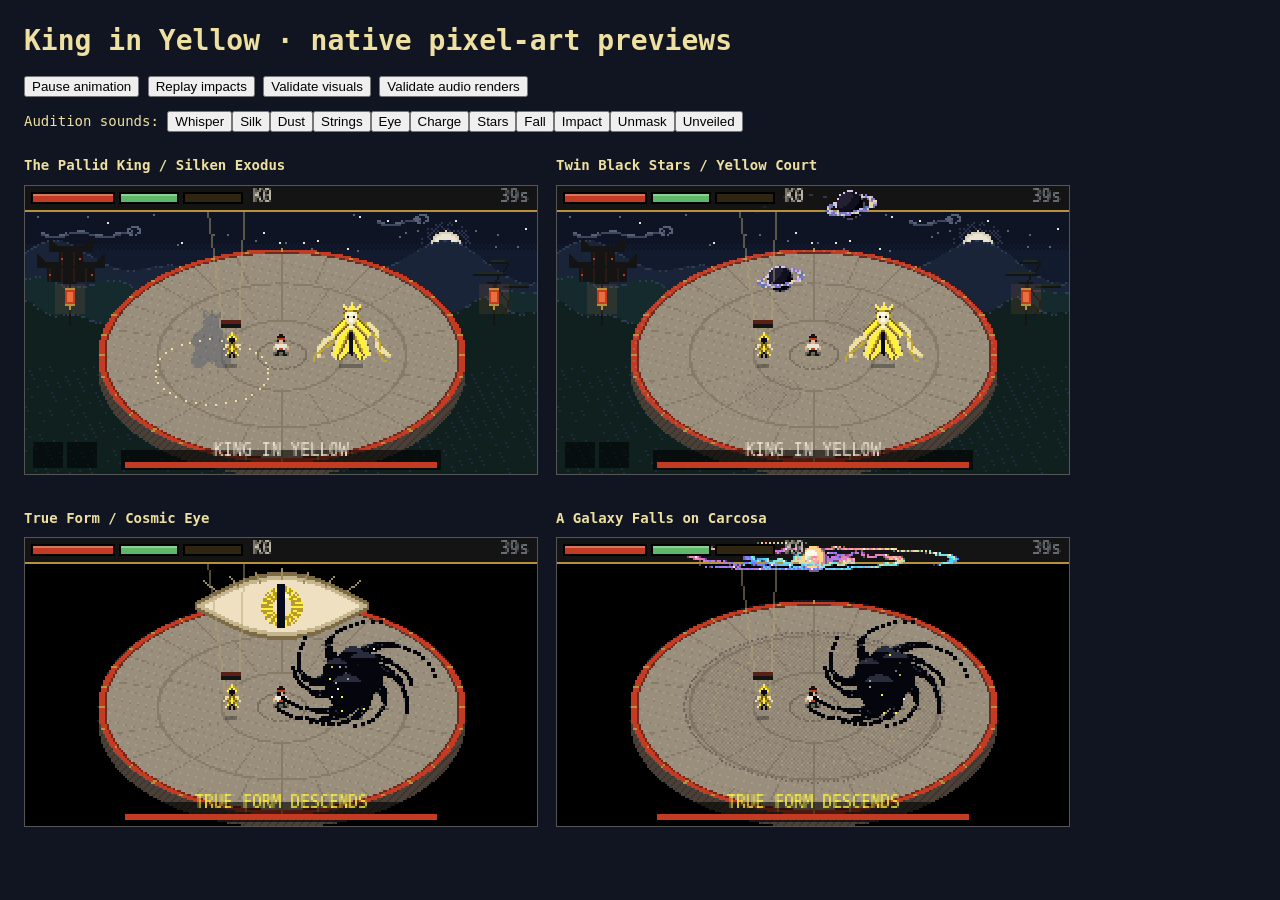
<file: tests/yellowking-preview.html>
<!doctype html><meta charset="utf-8"><title>King in Yellow — visual checks</title>
<style>body{background:#111522;color:#eee0a0;font:14px monospace;margin:24px}main{display:grid;grid-template-columns:repeat(2,512px);gap:20px}canvas{width:512px;height:288px;image-rendering:pixelated;border:1px solid #555}h2{font-size:14px}</style>
<h1>King in Yellow · native pixel-art previews</h1>
<p><button id="motion">Pause animation</button> <button id="impactReplay">Replay impacts</button> <button id="visualCheck">Validate visuals</button> <span id="visualResult"></span> <button id="audioCheck">Validate audio renders</button> <span id="audioResult"></span></p>
<p id="sounds">Audition sounds: </p><main id="previews"></main>
<script src="../js/sfx.js"></script><script src="../js/agent.js"></script><script src="../js/sim.js"></script><script src="../js/render.js"></script><script src="../js/swordfx.js"></script>
<script>
const scenes=[]; let animated=true;
for(const [label,phase,kind,age] of [['The Pallid King / Silken Exodus',1,'clone',0.3],['Twin Black Stars / Yellow Court',1,'stars',2],['True Form / Cosmic Eye',2,'eye',0.5],['A Galaxy Falls on Carcosa',2,'galaxy',2.2]]) {
 const box=document.createElement('section'); box.innerHTML='<h2>'+label+'</h2><canvas width="256" height="144"></canvas>'; document.querySelector('main').append(box);
 const sim=new Sim('custom',12,{visual:true}); sim.t=0;
 const king=sim.spawnEnemy('yellowking',35,10); king.state='idle'; king.phase=phase;
 const puppet=sim.spawnMinion('courtier',-25,10,king); puppet.state='idle';
 sim.cosmicFields.push({kind,owner:king,age,life:2,x:-35,y:15,tx:35,ty:10,stars:[{x:-40,y:-25},{x:40,y:25}]});
 const renderer=new Renderer(box.querySelector('canvas')); scenes.push({sim,renderer,age});
 renderer.draw(sim,0,{});
}
document.querySelector('#motion').onclick=()=>{animated=!animated; document.querySelector('#motion').textContent=animated?'Pause animation':'Resume animation';};
document.querySelector('#impactReplay').onclick=()=>{
 animated=true;document.querySelector('#motion').textContent='Pause animation';
 for(const {sim} of scenes) {const h=sim.cosmicFields[0];if(h.kind==='stars'||h.kind==='galaxy') {sim.t=h.kind==='stars'?4.25:2.15;h.hit=false;}}
};
let last=0;
function frame(now) {
 const dt=Math.min(0.05,(now-last)/1000); last=now;
 if(animated) for(const {sim,renderer,age} of scenes) {
   sim.t+=dt;
   const h=sim.cosmicFields[0];
   const wasHit=!!h.hit;
   h.age=h.kind==='galaxy'?(sim.t%3.2):age;
   if(h.kind==='galaxy') {h.hit=h.age>=2.5;h.life=3.2-h.age;}
   if(h.kind==='clone') {
     h.age=sim.t%3-.65;
     const e=h.owner;
     if(h.age<0) { e.x=h.x;e.y=h.y;e.state='wind';e.atk=e.specials.find(a=>a.id==='silkflight');e.windT=h.age+.65;e.silkUntil=0; }
     else { e.x=h.tx;e.y=h.ty;e.state='idle';e.silkUntil=h.age<.45?sim.t+.45-h.age:0; }
   }
   if(h.kind==='stars') {h.age=sim.t%6; h.stars=blackStarPositions(h.age); h.hit=h.age>=BLACK_STAR_MERGE;}
   if((h.kind==='stars'||h.kind==='galaxy')&&h.hit&&!wasHit) sim.emit('ultburst',0,0,{color:'#d9c8ff',cosmic:true});
   renderer.draw(sim,dt,{});
 }
 requestAnimationFrame(frame);
}
requestAnimationFrame(frame);
document.querySelector('#visualCheck').onclick=()=>{
 const result=document.querySelector('#visualResult');
 try {
   const c=document.createElement('canvas');c.width=256;c.height=144;
   const renderer=new Renderer(c),sim=new Sim('custom',1,{visual:true});
   const king=sim.spawnEnemy('yellowking',0,0);king.phase=2;king.state='idle';sim.fx=[];
   const g=c.getContext('2d');g.drawImage(renderer.bg,0,0);
   const before=g.getImageData(0,0,256,144).data;renderer.drawYellowCosmos(sim);
   const after=g.getImageData(0,0,256,144).data;
   for(let y=45;y<110;y++) for(let x=70;x<185;x++) {
     if(((x-CX)/R)**2+((y-CY)/(R*SQ))**2>.9)continue;
     const n=(y*256+x)*4;for(let ch=0;ch<3;ch++)if(before[n+ch]!==after[n+ch])throw Error('Arena color changed');
   }
   for(const [x,y] of [[0,20],[255,20],[10,80],[245,80]]) {
     const n=(y*256+x)*4;if(after[n]||after[n+1]||after[n+2])throw Error('Exterior not pitch black');
   }
   sim.emit('ultburst',0,0,{color:'#d9c8ff',cosmic:true});renderer.ingest(sim);
   if(renderer.shake<16||!(renderer.cosmicImpactT>0))throw Error('Missing impact frame or shake');
   result.textContent='PASS: arena pixels preserved, exterior black, impact frame + shake triggered.';
 } catch(e) {result.textContent='FAIL: '+e.message;}
};
for(const name of Object.keys(SOUNDS).filter(n=>n.startsWith('king'))) {
 const button=document.createElement('button'); button.textContent=name.slice(4); button.onclick=async()=>{sfx.unlock();if(sfx.ctx) await sfx.ctx.resume();sfx.play(name);}; document.querySelector('#sounds').append(button);
}
document.querySelector('#audioCheck').onclick=async()=>{
 const result=document.querySelector('#audioResult');result.textContent='Rendering…';
 try {
   const names=Object.keys(SOUNDS).filter(n=>n.startsWith('king')); let maxPeak=0;
   for(const name of names) {
     const sound=new Sfx(); sound.ctx=new OfflineAudioContext(1,44100*4,44100);
     sound.master=sound.ctx.createGain(); sound.master.gain.value=.22; sound.master.connect(sound.ctx.destination);
     sound.noiseBuf=sound.ctx.createBuffer(1,44100,44100);
     const noise=sound.noiseBuf.getChannelData(0); for(let i=0;i<noise.length;i++) noise[i]=Math.sin(i*124.713)*.7;
     SOUNDS[name](sound); const rendered=await sound.ctx.startRendering(); let peak=0;
     for(const sample of rendered.getChannelData(0)) {if(!Number.isFinite(sample)) throw Error(name+': invalid sample');peak=Math.max(peak,Math.abs(sample));}
     if(peak===0||peak>=1) throw Error(name+': silent or clipping'); maxPeak=Math.max(maxPeak,peak);
   }
   result.textContent=names.length+' sounds rendered: finite, non-silent, no clipping. Peak '+maxPeak.toFixed(3);
 } catch(error) { result.textContent='FAIL: '+error.message; }
};
</script>
</file>
